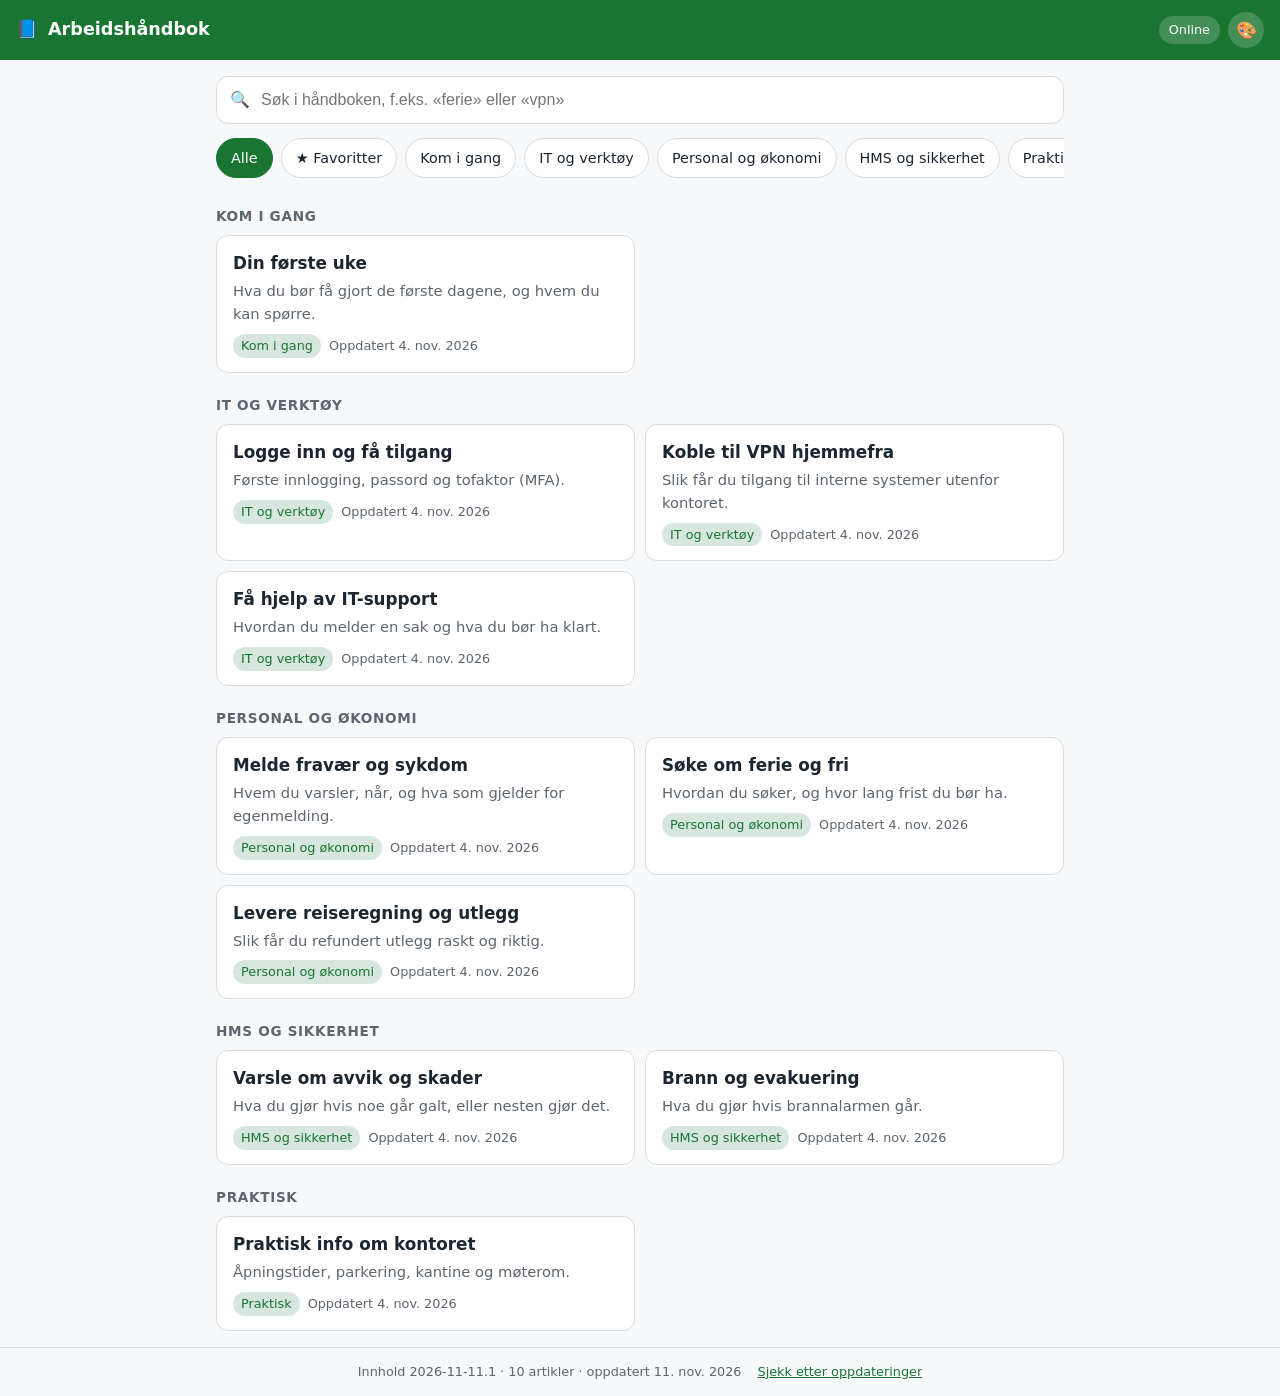
<file: index.html>
<!doctype html>
<html lang="nb">
<head>
  <meta charset="utf-8">
  <meta name="viewport" content="width=device-width, initial-scale=1, viewport-fit=cover">
  <title>Arbeidshåndbok</title>
  <meta name="description" content="Oppslagsverk for nyansatte – fungerer også uten nett.">
  <meta name="theme-color" content="#1f5f8b">
  <link rel="manifest" href="manifest.webmanifest">
  <link rel="icon" href="icons/icon-192.png">
  <link rel="apple-touch-icon" href="icons/icon-192.png">
  <link rel="stylesheet" href="style.css">
  <script src="theme.js"></script>
</head>
<body>
  <header class="topbar">
    <a class="brand" href="#/" aria-label="Til forsiden">
      <span class="logo" id="brandLogo" aria-hidden="true">📘</span>
      <span id="brandName">Arbeidshåndbok</span>
    </a>
    <div class="topright">
      <div class="status" id="status" role="status" aria-live="polite"></div>
      <button type="button" class="iconbtn" id="themeBtn" aria-label="Utseende: lyst/mørkt og tema" title="Utseende">🎨</button>
    </div>
  </header>

  <main id="app" tabindex="-1"></main>

  <div class="toast" id="toast" role="status" aria-live="polite" hidden></div>

  <footer class="footer">
    <span id="meta"></span>
    <button id="installBtn" class="link" hidden>Installer som app</button>
    <button id="refreshBtn" class="link">Sjekk etter oppdateringer</button>
  </footer>

  <script src="md.js"></script>
  <script src="app.js"></script>
</body>
</html>
</file>
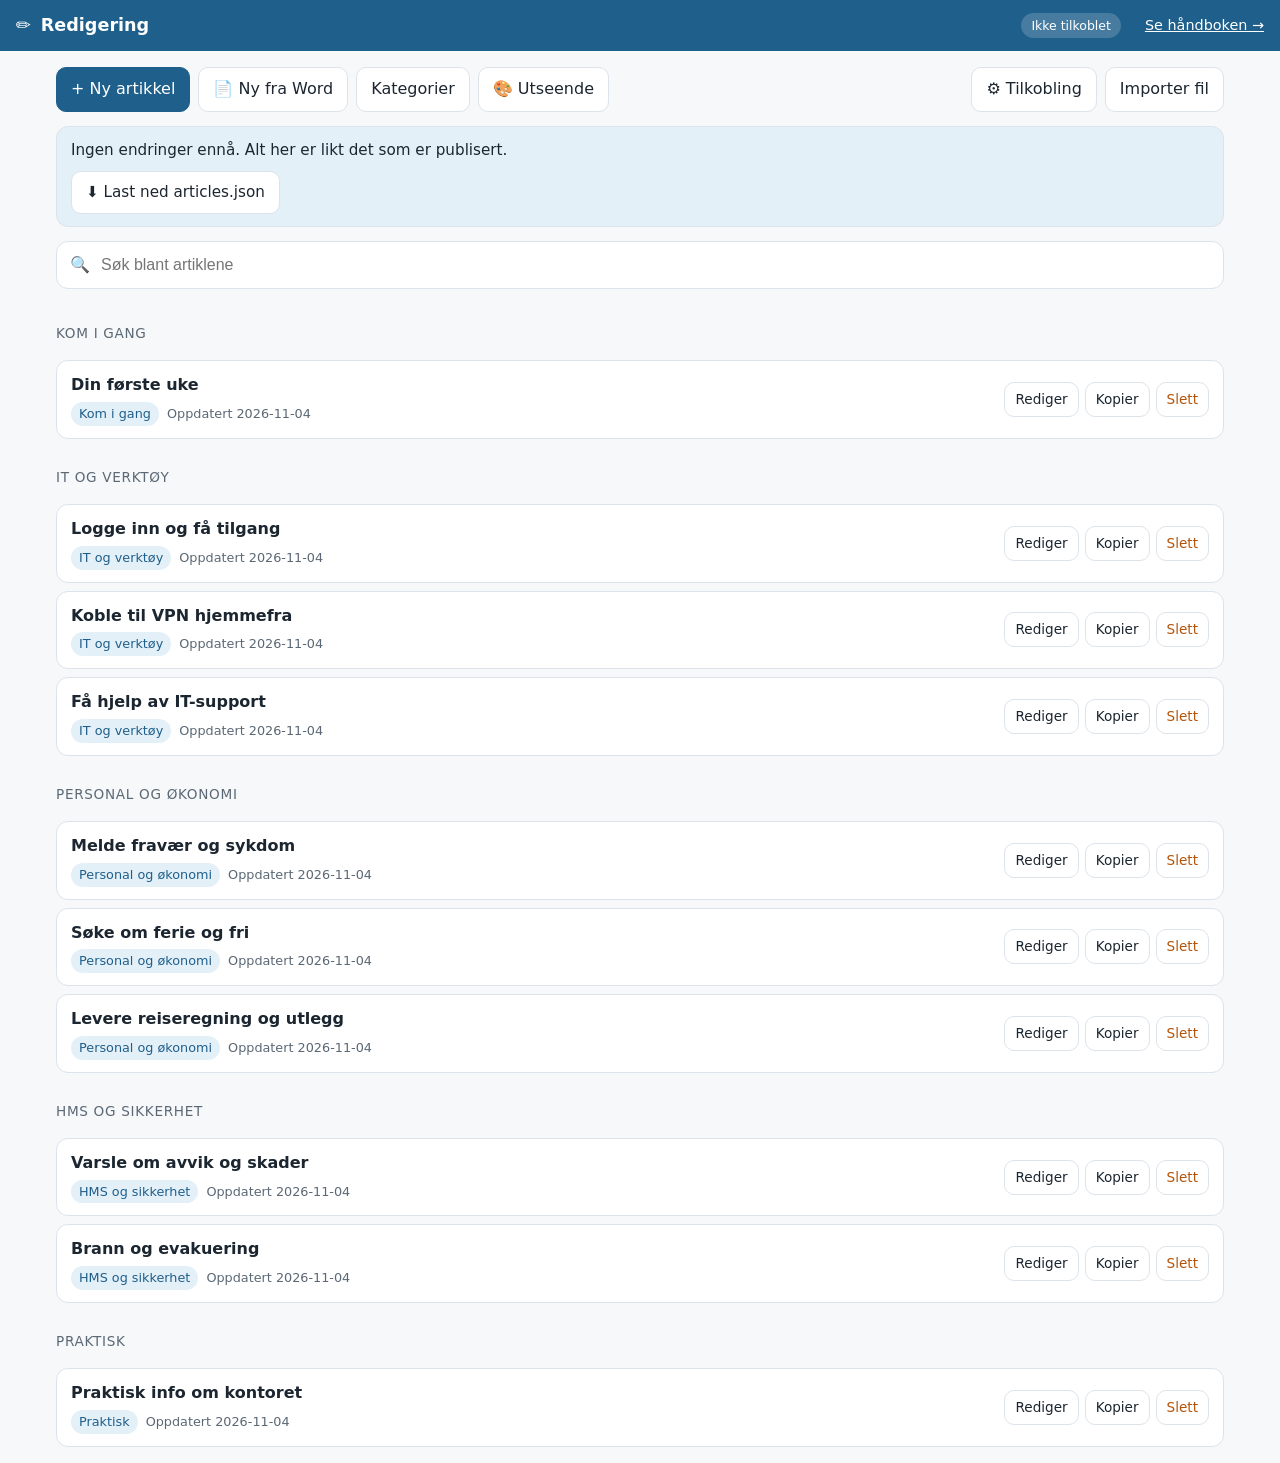
<file: editor.html>
<!doctype html>
<html lang="nb">
<head>
  <meta charset="utf-8">
  <meta name="viewport" content="width=device-width, initial-scale=1, viewport-fit=cover">
  <title>Redigering – Arbeidshåndbok</title>
  <meta name="robots" content="noindex">
  <meta name="theme-color" content="#1f5f8b">
  <link rel="manifest" href="manifest.webmanifest">
  <link rel="icon" href="icons/icon-192.png">
  <link rel="stylesheet" href="style.css">
  <link rel="stylesheet" href="editor.css">
</head>
<body class="editor">
  <header class="topbar">
    <a class="brand" href="editor.html" aria-label="Til redigeringsoversikten">
      <span class="logo" aria-hidden="true">✏️</span>
      <span>Redigering</span>
    </a>
    <span class="rolechip" id="role" data-role="lokal"></span>
    <a class="toplink" href="index.html">Se håndboken →</a>
  </header>

  <main id="ed" tabindex="-1"><p class="empty">Laster …</p></main>

  <div class="toast" id="toast" role="status" aria-live="polite" hidden></div>

  <script src="md.js"></script>
  <script src="imagemap.js"></script>
  <script src="wordimport.js"></script>
  <script src="autolenker.js"></script>
  <script src="theme.js"></script>
  <script src="editor.js"></script>
  <script src="utseende.js"></script>
  <script src="godkjenning.js"></script>
</body>
</html>
</file>
<file: style.css>
:root {
  --bg: #f6f8fa;
  --surface: #ffffff;
  --text: #1c2630;
  --muted: #5b6875;
  --border: #dde3ea;
  --accent: #1f5f8b;
  --accent-text: #ffffff;
  --accent-soft: #e4f0f8;
  --good: #2b7a4b;
  --warn: #b4540a;
  --radius: 12px;
  --maxw: 880px;
}
@media (prefers-color-scheme: dark) {
  :root {
    --bg: #12171c;
    --surface: #1b232b;
    --text: #e8edf2;
    --muted: #9aa8b6;
    --border: #2d3843;
    --accent: #6db3e0;
    --accent-text: #0d1a24;
    --accent-soft: #1f3345;
    --good: #66c28a;
    --warn: #f0a15c;
  }
}
* { box-sizing: border-box; }
html { -webkit-text-size-adjust: 100%; }
body {
  margin: 0;
  font: 16px/1.55 system-ui, -apple-system, "Segoe UI", Roboto, sans-serif;
  background: var(--bg);
  color: var(--text);
  min-height: 100vh;
  display: flex;
  flex-direction: column;
  padding-left: env(safe-area-inset-left);
  padding-right: env(safe-area-inset-right);
}
a { color: var(--accent); }
button { font: inherit; color: inherit; cursor: pointer; }
:focus-visible { outline: 3px solid var(--accent); outline-offset: 2px; border-radius: 6px; }

.topbar {
  position: sticky; top: 0; z-index: 10;
  display: flex; align-items: center; justify-content: space-between; gap: 12px;
  padding: 12px 16px;
  padding-top: calc(12px + env(safe-area-inset-top));
  background: var(--accent);
  color: var(--accent-text);
}
.brand { display: flex; align-items: center; gap: 10px; color: inherit; text-decoration: none; font-weight: 700; font-size: 1.1rem; }
.status { font-size: .8rem; padding: 4px 10px; border-radius: 999px; background: rgba(255,255,255,.18); white-space: nowrap; }
.status[data-state="offline"] { background: rgba(0,0,0,.25); }

main { width: 100%; max-width: var(--maxw); margin: 0 auto; padding: 16px; flex: 1; }
main:focus { outline: none; }

.search { position: relative; margin-bottom: 14px; }
.search input {
  width: 100%; padding: 14px 16px 14px 44px; font-size: 1rem;
  border: 1px solid var(--border); border-radius: var(--radius);
  background: var(--surface); color: var(--text);
}
.search::before { content: "🔍"; position: absolute; left: 14px; top: 50%; transform: translateY(-50%); }

.chips { display: flex; gap: 8px; overflow-x: auto; padding-bottom: 6px; margin-bottom: 14px; scrollbar-width: thin; }
.chip {
  flex: 0 0 auto; padding: 8px 14px; border-radius: 999px;
  border: 1px solid var(--border); background: var(--surface); font-size: .9rem;
}
.chip[aria-pressed="true"] { background: var(--accent); color: var(--accent-text); border-color: var(--accent); }

h1 { font-size: 1.5rem; line-height: 1.25; margin: 8px 0 12px; }
h2 { font-size: 1.15rem; margin: 22px 0 8px; }
h3 { font-size: 1rem; margin: 18px 0 6px; }
.section-title { font-size: .85rem; text-transform: uppercase; letter-spacing: .05em; color: var(--muted); margin: 22px 0 8px; }

.cards { display: grid; gap: 10px; grid-template-columns: 1fr; }
@media (min-width: 640px) { .cards { grid-template-columns: 1fr 1fr; } }
.card {
  display: block; text-decoration: none; color: inherit;
  background: var(--surface); border: 1px solid var(--border); border-radius: var(--radius);
  padding: 14px 16px;
}
.card:hover { border-color: var(--accent); }
.card h3 { margin: 0 0 4px; font-size: 1.05rem; }
.card p { margin: 0; color: var(--muted); font-size: .92rem; }
.meta { display: flex; flex-wrap: wrap; gap: 8px; align-items: center; font-size: .8rem; color: var(--muted); margin-top: 8px; }
.tag { background: var(--accent-soft); color: var(--accent); padding: 2px 8px; border-radius: 999px; }
.badge-new { background: var(--good); color: #fff; padding: 2px 8px; border-radius: 999px; font-size: .75rem; }
.star { color: #d9a400; }

.article { background: var(--surface); border: 1px solid var(--border); border-radius: var(--radius); padding: 18px 18px 22px; }
.article-actions { display: flex; gap: 8px; flex-wrap: wrap; margin: 10px 0 4px; }
.btn { padding: 9px 14px; border-radius: 10px; border: 1px solid var(--border); background: var(--surface); }
.btn.primary { background: var(--accent); color: var(--accent-text); border-color: var(--accent); }
.back { display: inline-block; margin-bottom: 8px; text-decoration: none; }

.article ol, .article ul { padding-left: 1.4rem; }
.article li { margin: 4px 0; }
.article blockquote {
  margin: 12px 0; padding: 10px 14px; border-left: 4px solid var(--accent);
  background: var(--accent-soft); border-radius: 0 8px 8px 0;
}
.article blockquote.warn { border-left-color: var(--warn); }
.article code { background: var(--accent-soft); padding: 1px 6px; border-radius: 4px; font-size: .92em; }
.article table { border-collapse: collapse; width: 100%; margin: 12px 0; font-size: .95rem; display: block; overflow-x: auto; }
.article th, .article td { border: 1px solid var(--border); padding: 6px 10px; text-align: left; }
.article th { background: var(--accent-soft); }

.empty { text-align: center; color: var(--muted); padding: 36px 12px; }

.footer {
  display: flex; flex-wrap: wrap; gap: 8px 16px; align-items: center; justify-content: center;
  padding: 14px 16px calc(14px + env(safe-area-inset-bottom));
  font-size: .8rem; color: var(--muted); border-top: 1px solid var(--border);
}
.link { background: none; border: none; color: var(--accent); text-decoration: underline; padding: 0; font-size: .8rem; }

.toast {
  position: fixed; left: 50%; bottom: calc(24px + env(safe-area-inset-bottom)); transform: translateX(-50%);
  background: var(--text); color: var(--bg); padding: 10px 16px; border-radius: 10px; font-size: .9rem;
  max-width: calc(100% - 32px); z-index: 20; box-shadow: 0 4px 16px rgba(0,0,0,.25);
}
.toast[hidden] { display: none; }

@media print {
  .topbar, .footer, .article-actions, .back, .toast { display: none !important; }
  body { background: #fff; color: #000; }
  .article { border: none; padding: 0; }
}

/* Bilder i artikler */
.article figure { margin: 16px 0; }
.article img { display: block; max-width: 100%; height: auto; border-radius: 8px; border: 1px solid var(--border); background: var(--accent-soft); }
.article figcaption { font-size: .85rem; color: var(--muted); margin-top: 6px; }

/* Klikkbare områder i bilder */
.imgmap { position: relative; display: block; line-height: 0; }
.imgmap img { display: block; }
.imgmap a.hot { position: absolute; display: block; border-radius: 6px; border: 2px solid transparent; transition: background .15s, border-color .15s; }
.imgmap a.hot:hover, .imgmap a.hot:focus-visible { background: rgba(31, 95, 139, .18); border-color: var(--accent); outline: none; }
.hot-list { font-size: .9rem; margin: 8px 0 0; }

/* Logo og temavelger */
.topright { display: flex; align-items: center; gap: 8px; }
.iconbtn { background: rgba(255,255,255,.18); border: 0; border-radius: 999px; width: 36px; height: 36px; color: inherit; font-size: 1.05rem; line-height: 1; }
.iconbtn:hover { background: rgba(255,255,255,.3); }
.logo-img { display: block; height: 28px; width: auto; max-width: 120px; object-fit: contain; }
.tema-dlg { width: min(420px, 94vw); border: 1px solid var(--border); border-radius: var(--radius); background: var(--surface); color: var(--text); padding: 16px 18px; }
.tema-dlg::backdrop { background: rgba(0,0,0,.5); }
.tema-dlg h2 { margin-top: 0; }
.tema-dlg fieldset { border: 1px solid var(--border); border-radius: 10px; margin: 0 0 12px; padding: 6px 12px 10px; }
.tema-dlg label { display: flex; align-items: center; gap: 8px; margin: 8px 0; }
.tema-dlg .sw { display: inline-flex; border-radius: 6px; overflow: hidden; border: 1px solid var(--border); }
.tema-dlg .sw i { display: block; width: 16px; height: 18px; }
.tema-btns { display: flex; justify-content: flex-end; }
</file>
<file: editor.css>
body.editor main { max-width: 1200px; }
.toplink { color: inherit; font-size: .9rem; }

.ed-bar { display: flex; flex-wrap: wrap; gap: 8px; align-items: center; margin-bottom: 14px; }
.ed-bar .grow { flex: 1; }
.btn:disabled { opacity: .45; cursor: not-allowed; }
.btn.danger { color: var(--warn); }
.btn.small { padding: 6px 10px; font-size: .85rem; }

.ed-status {
  background: var(--accent-soft); border: 1px solid var(--border); border-radius: var(--radius);
  padding: 12px 14px; margin-bottom: 14px; font-size: .95rem;
}
.ed-status.dirty { border-color: var(--warn); }
.ed-status p { margin: 0 0 6px; }
.ed-status p:last-child { margin: 0; }

.hint { color: var(--muted); font-size: .85rem; margin: 6px 0 0; }

.rows { list-style: none; margin: 0; padding: 0; display: grid; gap: 8px; }
.row {
  display: flex; flex-wrap: wrap; gap: 8px 12px; align-items: center; justify-content: space-between;
  background: var(--surface); border: 1px solid var(--border); border-radius: var(--radius); padding: 12px 14px;
}
.row-main { min-width: 0; flex: 1 1 260px; }
.row-main .meta { margin-top: 4px; }
.row-actions { display: flex; gap: 6px; flex-wrap: wrap; }
.group-title { margin: 20px 0 8px; font-size: .85rem; text-transform: uppercase; letter-spacing: .05em; color: var(--muted); }

.ed-grid { display: grid; gap: 20px; }
@media (min-width: 1000px) { .ed-grid { grid-template-columns: minmax(0, 1fr) minmax(0, 1fr); align-items: start; } }

.ed-form label, .ed-form .field, .ed-form fieldset { display: block; margin: 0 0 14px; }
.ed-form label, .ed-form .lbl, .ed-form legend { font-weight: 600; font-size: .92rem; }
.ed-form small { font-weight: 400; color: var(--muted); }
.ed-form input[type="text"], .ed-form input[type="password"], .ed-form input[type="search"], .ed-form select, .ed-form textarea, .ed-inline input[type="text"] {
  width: 100%; margin-top: 4px; padding: 11px 12px; font: inherit;
  border: 1px solid var(--border); border-radius: 10px; background: var(--surface); color: var(--text);
}
.ed-form textarea { font-family: ui-monospace, SFMono-Regular, Menlo, Consolas, monospace; font-size: .92rem; line-height: 1.5; min-height: 340px; resize: vertical; }
.ed-form fieldset { border: 1px solid var(--border); border-radius: 10px; padding: 8px 12px 10px; }
.ed-form fieldset label { display: flex; gap: 8px; align-items: center; font-weight: 400; margin: 6px 0; }

.tb { display: flex; flex-wrap: wrap; gap: 6px; margin: 6px 0; }
.tb button, .tb select {
  padding: 6px 10px; border-radius: 8px; border: 1px solid var(--border); background: var(--surface);
  font: inherit; font-size: .85rem; color: var(--text);
}
.tb select { margin: 0; width: auto; max-width: 220px; }

.ed-inline { display: flex; gap: 8px; margin-top: 14px; flex-wrap: wrap; }
.ed-inline input[type="text"] { flex: 1 1 200px; margin: 0; }

.preview-wrap .article { min-height: 120px; }

.ed-help { margin: 0 0 16px; padding: 10px 14px; border: 1px solid var(--border); border-radius: var(--radius); background: var(--surface); }
.ed-help summary { cursor: pointer; font-weight: 600; }
.ed-help ol { margin: 10px 0 4px; padding-left: 1.3rem; }
.ed-help li { margin: 6px 0; }
.ed-help label { margin-top: 10px; }

.ed-form fieldset label[hidden], .rel-list p[hidden] { display: none; }
.rel-tools { display: flex; gap: 12px; align-items: center; flex-wrap: wrap; margin: 4px 0 6px; }
.rel-tools input[type="search"] { flex: 1 1 200px; margin: 0; }
.ed-form .rel-only { margin: 0; white-space: nowrap; }
.rel-list { max-height: 210px; overflow: auto; border-top: 1px solid var(--border); margin-top: 6px; }
.rel-list label span small { color: var(--muted); margin-left: 6px; }

/* Roller og godkjenning */
.rolechip { font-size: .78rem; padding: 3px 10px; border-radius: 999px; background: rgba(255,255,255,.18); margin-left: auto; margin-right: 12px; white-space: nowrap; }
.rolechip[data-role="admin"] { background: #fff; color: #1f5f8b; font-weight: 600; }
.badge-wait { background: var(--warn); color: #fff; padding: 2px 8px; border-radius: 999px; font-size: .75rem; }
.st { padding: 2px 8px; border-radius: 999px; font-size: .75rem; background: var(--accent-soft); color: var(--accent); }
.st-venter { background: var(--warn); color: #fff; }
.st-godkjent { background: var(--good); color: #fff; }
.st-avvist { background: #b3261e; color: #fff; }
.warnbox { border: 1px solid var(--warn); border-left-width: 4px; border-radius: 8px; padding: 10px 14px; margin: 10px 0 14px; background: var(--surface); font-size: .92rem; }
.warnbox ul { margin: 6px 0 0; padding-left: 1.2rem; }
.ed-tabs { display: flex; gap: 6px; margin: 8px 0 12px; flex-wrap: wrap; }
.ed-tabs button { padding: 7px 14px; border-radius: 999px; border: 1px solid var(--border); background: var(--surface); }
.ed-tabs button[aria-pressed="true"] { background: var(--accent); color: var(--accent-text); border-color: var(--accent); }
.diff { font-family: ui-monospace, SFMono-Regular, Menlo, Consolas, monospace; font-size: .85rem; border: 1px solid var(--border); border-radius: 8px; overflow: auto; }
.diff .d { display: flex; gap: 8px; padding: 1px 10px; white-space: pre-wrap; word-break: break-word; }
.diff .d span { flex: 0 0 1ch; color: var(--muted); }
.diff .d.add { background: rgba(43,122,75,.18); }
.diff .d.del { background: rgba(179,38,30,.18); text-decoration: line-through; text-decoration-color: rgba(179,38,30,.5); }
.article h2 { margin-top: 0; }

/* Automatiske lenker og ✕-knapp */
.unlink {
  display: inline-flex; align-items: center; justify-content: center; vertical-align: middle;
  width: 18px; height: 18px; margin-left: 3px; padding: 0; border-radius: 50%;
  border: 1px solid var(--border); background: var(--surface); color: var(--muted);
  font-size: 10px; line-height: 1; cursor: pointer;
}
.unlink:hover, .unlink:focus-visible { background: var(--warn); border-color: var(--warn); color: #fff; }
.article a.auto-link { background: rgba(255, 213, 79, .35); border-radius: 3px; }

/* Sammenligning med andre artikler */
.analysis { border: 1px solid var(--border); border-radius: var(--radius); background: var(--surface); padding: 10px 14px; margin: 10px 0; }
.analysis h3 { font-size: .95rem; margin: 12px 0 4px; }
.an-head { display: flex; justify-content: space-between; align-items: center; gap: 8px; }
.an-list { list-style: none; margin: 6px 0; padding: 0; display: grid; gap: 8px; }
.an-list li { border-left: 3px solid var(--accent); padding: 2px 0 2px 10px; display: flex; gap: 10px; justify-content: space-between; align-items: center; flex-wrap: wrap; }
.an-list li:not(.an-sugg) { display: block; border-left-color: var(--warn); }
.an-list q { font-style: italic; }
.an-other { color: var(--muted); font-size: .85rem; }
.title-warn { display: block; margin-top: 4px; color: var(--warn); font-size: .85rem; font-weight: 400; }
.ed-form input[aria-invalid="true"] { border-color: var(--warn); }

/* Dialog for klikkbare områder */
.map-dlg { width: min(760px, 96vw); max-height: 94vh; overflow: auto; border: 1px solid var(--border); border-radius: var(--radius); background: var(--bg, #fff); color: var(--text); padding: 16px 18px; }
.map-dlg::backdrop { background: rgba(0,0,0,.5); }
.map-dlg h2 { margin-top: 0; }
.map-dlg label { display: block; font-weight: 600; margin: 8px 0; }
.map-dlg select { font: inherit; padding: 8px 10px; border: 1px solid var(--border); border-radius: 8px; background: var(--surface); color: var(--text); max-width: 100%; }
.map-canvas { position: relative; touch-action: none; user-select: none; cursor: crosshair; line-height: 0; margin: 10px 0; border: 1px solid var(--border); border-radius: 8px; overflow: hidden; }
.map-canvas img { display: block; width: 100%; height: auto; pointer-events: none; }
.map-rect { position: absolute; box-sizing: border-box; border: 2px solid var(--accent); background: rgba(31,95,139,.25); color: #fff; font: 700 14px/1 system-ui, sans-serif; display: flex; align-items: center; justify-content: center; pointer-events: none; text-shadow: 0 0 3px #000; }
.map-rect.empty { border-color: var(--warn); background: rgba(200,100,0,.25); }
.map-rect.band { border-style: dashed; }
.map-areas { list-style: none; margin: 8px 0; padding: 0; display: grid; gap: 6px; }
.map-areas li { display: flex; gap: 8px; align-items: center; }
.map-areas select { flex: 1; min-width: 0; }
.map-n { display: inline-flex; width: 24px; height: 24px; border-radius: 50%; background: var(--accent); color: #fff; align-items: center; justify-content: center; font-size: .8rem; flex: none; }
.map-msg { color: var(--warn); font-weight: 600; }
.map-btns { display: flex; gap: 8px; flex-wrap: wrap; align-items: center; margin-top: 10px; }
.map-btns .grow { flex: 1; }

/* Utseende */
.th-form fieldset { margin-bottom: 16px; }
.th-row { display: flex; gap: 12px; align-items: end; flex-wrap: wrap; }
.th-row label { flex: 1 1 200px; }
.ed-form label.inl { display: flex; gap: 8px; align-items: center; font-weight: 400; }
.th-logo { display: flex; gap: 10px; align-items: center; flex-wrap: wrap; margin: 8px 0; }
.th-logo-img { max-height: 48px; max-width: 200px; background: repeating-conic-gradient(#ccc 0 25%, #fff 0 50%) 0 0 / 14px 14px; border: 1px solid var(--border); border-radius: 6px; }
.th-modes { display: grid; gap: 16px; }
@media (min-width: 900px) { .th-modes { grid-template-columns: 1fr 1fr; align-items: start; } }
.ed-form label.th-color { display: flex; gap: 10px; align-items: center; font-weight: 400; margin: 8px 0; }
.th-color input[type="color"] { width: 44px; height: 36px; padding: 0; border: 1px solid var(--border); border-radius: 8px; background: none; cursor: pointer; flex: none; }
.th-color span { display: grid; }
.th-color small { color: var(--muted); }
.th-ck { list-style: none; margin: 8px 0; padding: 0; font-size: .82rem; }
.th-ck .ok { color: var(--good); }
.th-ck .low { color: var(--warn); font-weight: 600; }
.th-pv { margin-top: 8px; }
.tm { background: var(--bg); color: var(--text); border: 1px solid var(--border); border-radius: var(--radius); overflow: hidden; font-size: 14px; }
.tm-top { background: var(--accent); color: var(--accent-text); padding: 10px 12px; display: flex; gap: 8px; align-items: center; }
.tm-top img { height: 24px; width: auto; max-width: 100px; object-fit: contain; }
.tm-body { padding: 12px; }
.tm-card { background: var(--surface); border: 1px solid var(--border); border-radius: var(--radius); padding: 10px 12px; }
.tm-card p { margin: 6px 0 10px; }
.tm-card a { color: var(--accent); }
.tm-muted { color: var(--muted); }
.tm-chip { background: var(--accent-soft); color: var(--accent); border-radius: 999px; padding: 2px 10px; font-size: 12px; }
.tm-btn { background: var(--accent); color: var(--accent-text); border-radius: calc(var(--radius) * .8); padding: 4px 12px; display: inline-block; }
</file>
